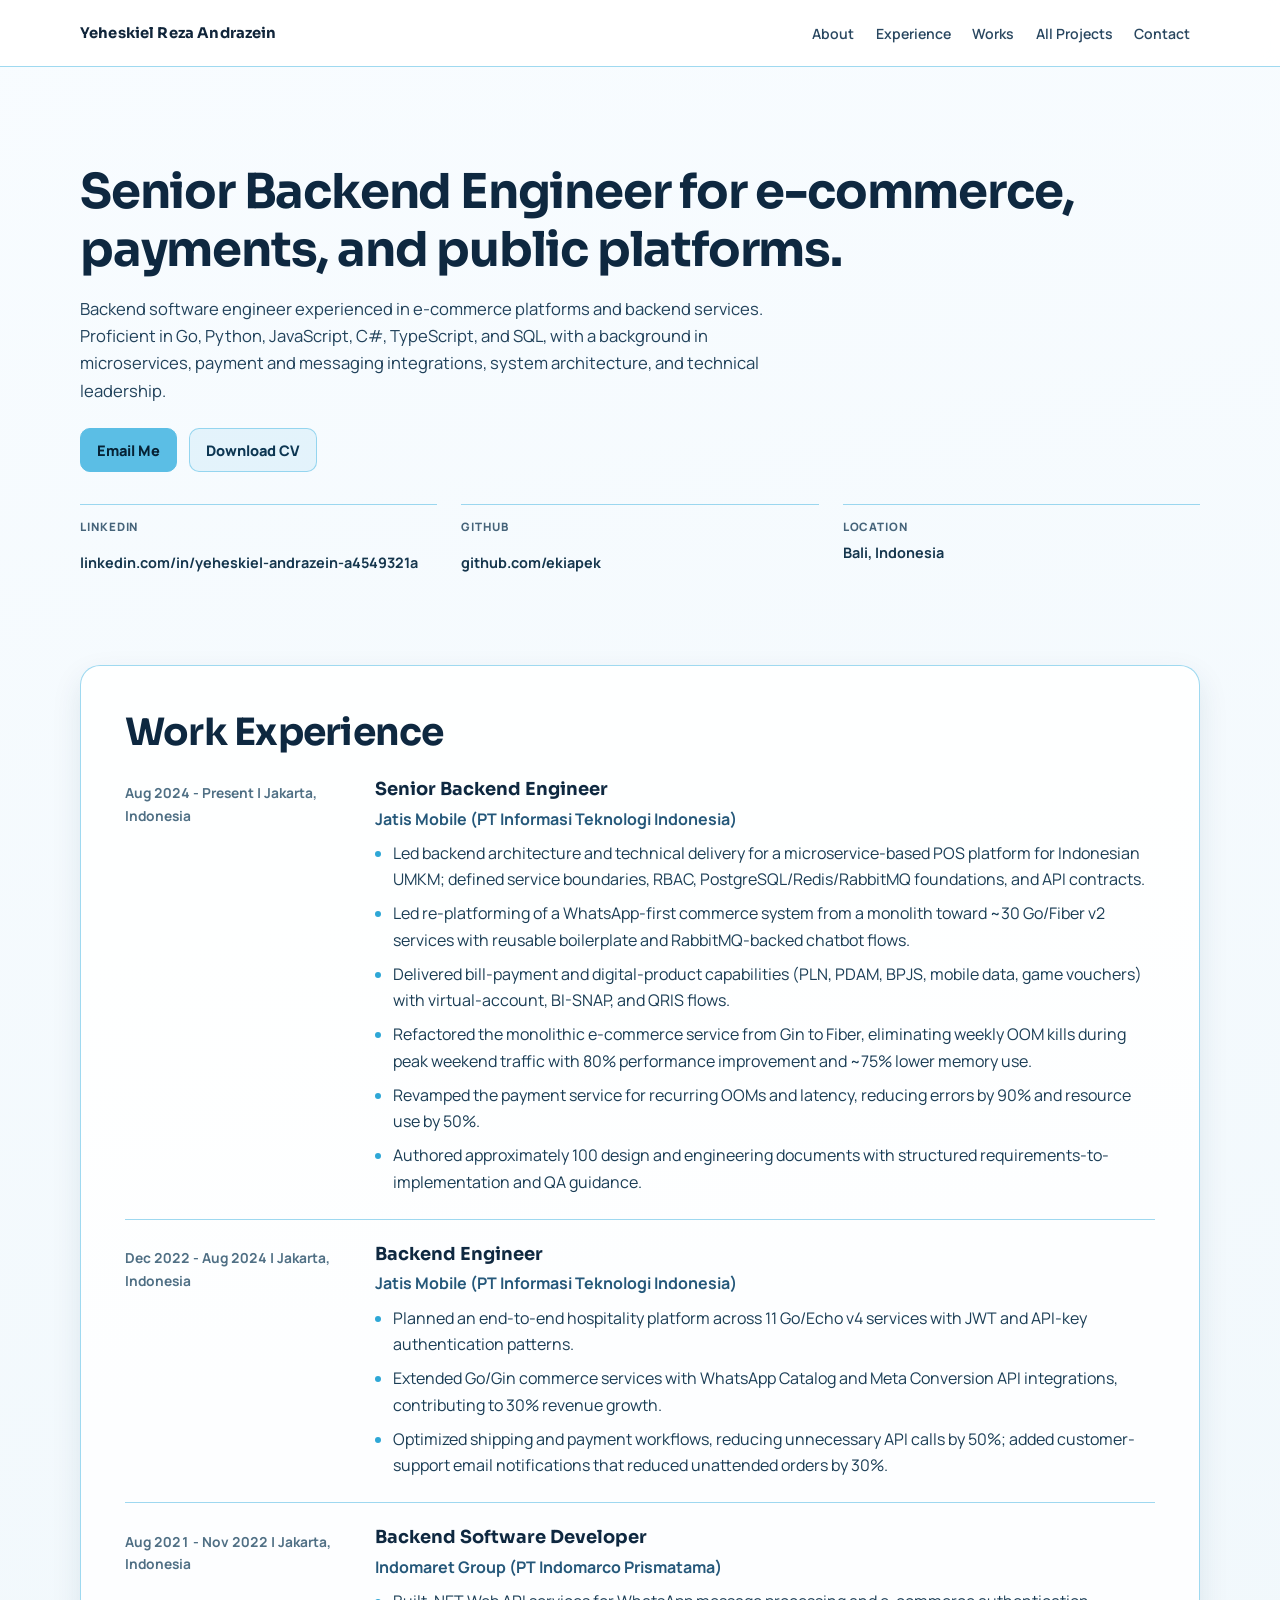
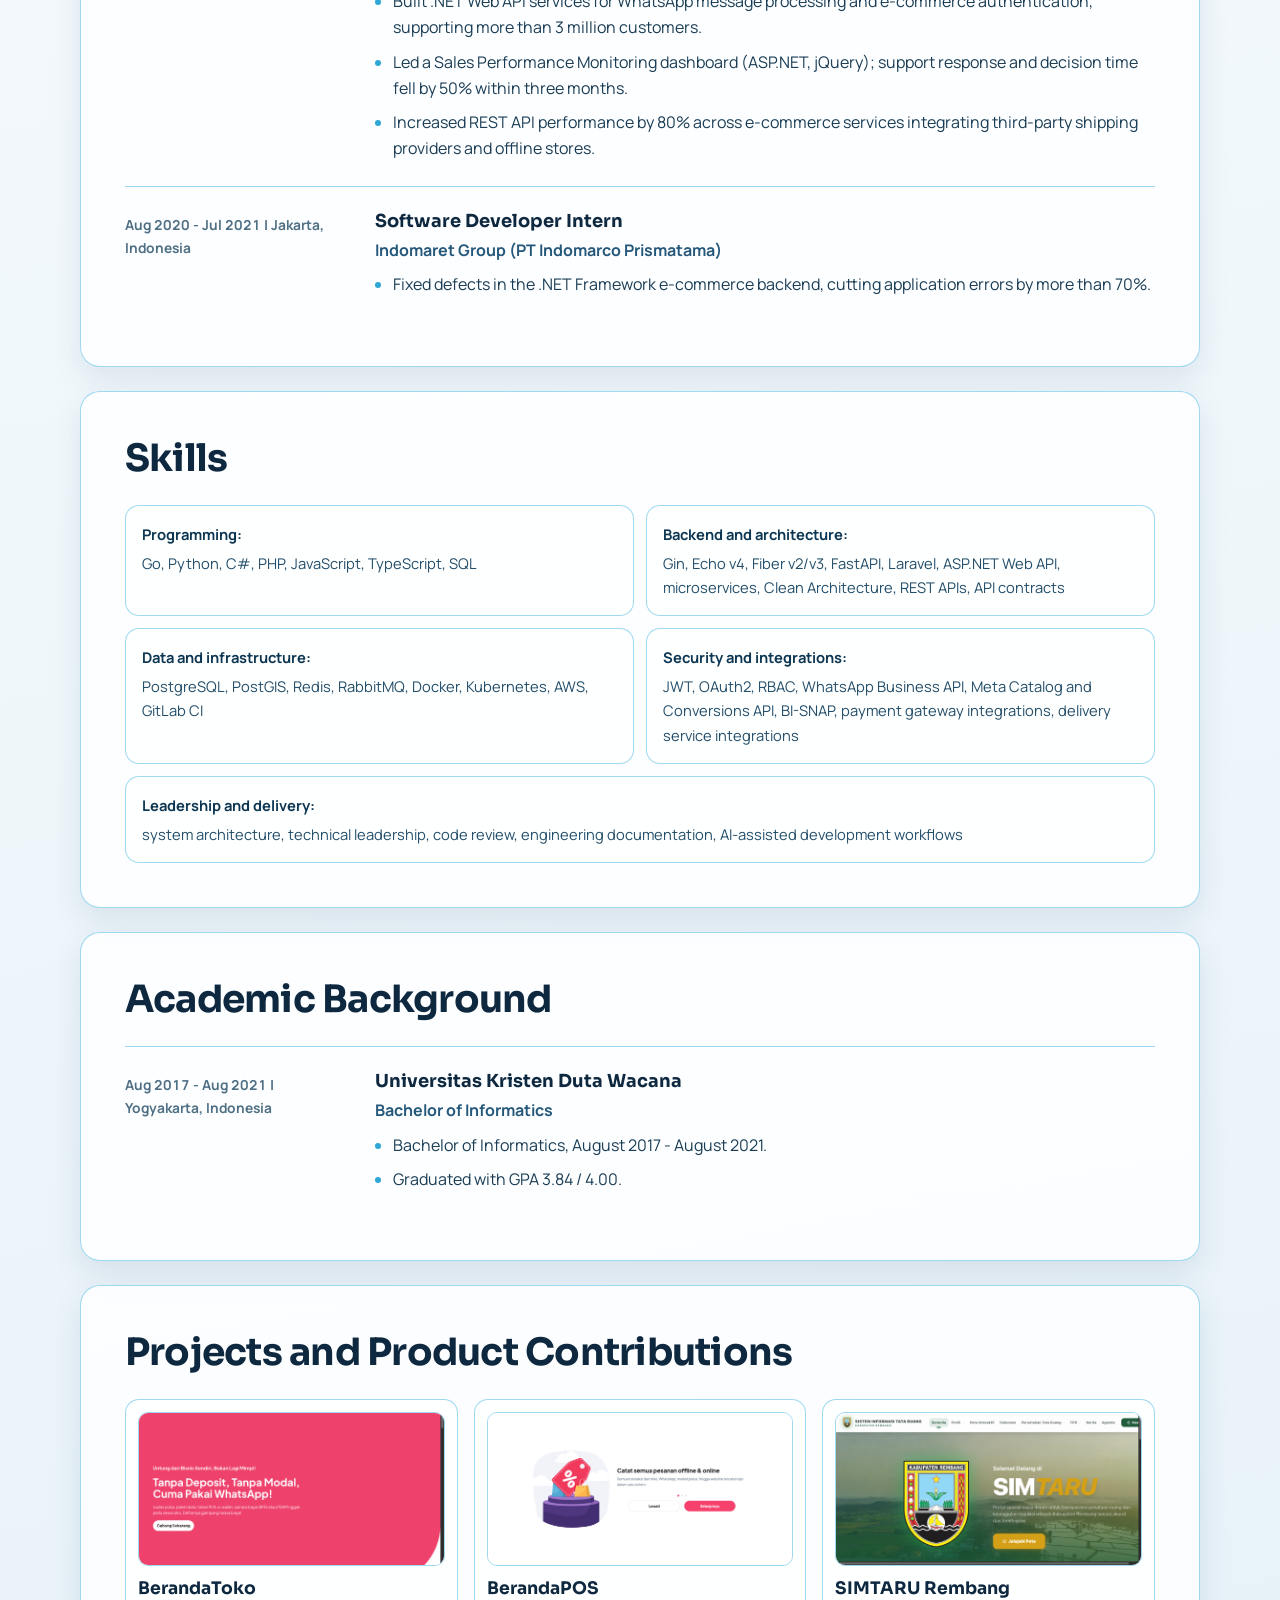
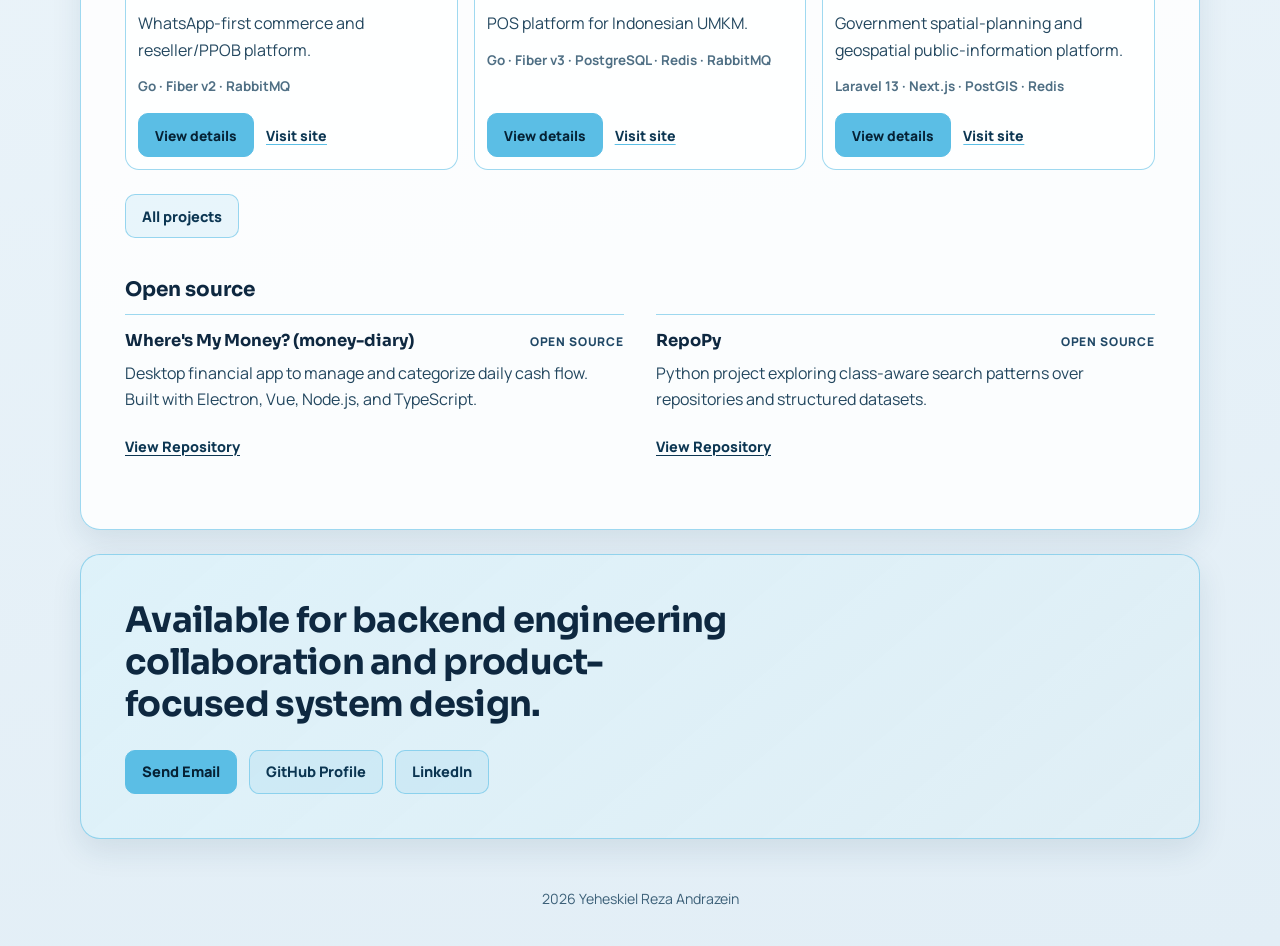
<file: index.html>
<!doctype html>
<html lang="en">
  <head>
    <meta charset="UTF-8" />
    <meta name="viewport" content="width=device-width, initial-scale=1.0" />
    <title>Yeheskiel Reza Andrazein | Backend Engineer</title>
    <meta
      name="description"
      content="Portfolio of Yeheskiel Reza Andrazein, a backend software developer focused on scalable e-commerce systems and reliable microservices."
    />
    <link rel="icon" type="image/svg+xml" href="./favicon.svg" />

    <link rel="preconnect" href="https://fonts.googleapis.com" />
    <link rel="preconnect" href="https://fonts.gstatic.com" crossorigin />
    <link
      href="https://fonts.googleapis.com/css2?family=Manrope:wght@400;500;700;800&amp;family=Sora:wght@500;700;800&amp;display=swap"
      rel="stylesheet"
    />
    <link rel="stylesheet" href="./styles.css" />
  </head>
  <body>
    <header class="site-header">
      <a href="#home" class="brand">Yeheskiel Reza Andrazein</a>
      <nav class="top-nav" aria-label="Main navigation">
        <a href="#about">About</a>
        <a href="#experience">Experience</a>
        <a href="#works">Works</a>
        <a href="./projects.html">All Projects</a>
        <a href="#contact">Contact</a>
      </nav>
    </header>

    <main id="home" class="page-wrap">
      <section class="hero">
        <h1>Senior Backend Engineer for e-commerce, payments, and public platforms.</h1>
        <p class="lead" id="about">
          Backend software engineer experienced in e-commerce platforms and backend services. Proficient in Go, Python,
          JavaScript, C#, TypeScript, and SQL, with a background in microservices, payment and messaging integrations,
          system architecture, and technical leadership.
        </p>
        <div class="cta-row">
          <a class="btn btn-primary" href="mailto:eki_yeheskiel@hotmail.co.id">Email Me</a>
          <a class="btn btn-secondary" href="./CV%20-%20Yeheskiel%20Reza%20Andrazein.pdf">Download CV</a>
        </div>
        <ul class="meta-list">
          <li><span>LinkedIn</span><a href="https://linkedin.com/in/yeheskiel-andrazein-a4549321a" target="_blank" rel="noreferrer">linkedin.com/in/yeheskiel-andrazein-a4549321a</a></li>
          <li><span>GitHub</span><a href="https://github.com/ekiapek" target="_blank" rel="noreferrer">github.com/ekiapek</a></li>
          <li><span>Location</span><p>Bali, Indonesia</p></li>
        </ul>
      </section>

      <section id="experience" class="section">
        <div class="section-head">
          <h2>Work Experience</h2>
        </div>

        <div class="timeline">
          <article class="timeline-item">
            <div class="timeline-top">
              <h3>Senior Backend Engineer</h3>
              <p>Jatis Mobile (PT Informasi Teknologi Indonesia)</p>
            </div>
            <p class="time">Aug 2024 - Present | Jakarta, Indonesia</p>
            <ul>
              <li>Led backend architecture and technical delivery for a microservice-based POS platform for Indonesian UMKM; defined service boundaries, RBAC, PostgreSQL/Redis/RabbitMQ foundations, and API contracts.</li>
              <li>Led re-platforming of a WhatsApp-first commerce system from a monolith toward ~30 Go/Fiber v2 services with reusable boilerplate and RabbitMQ-backed chatbot flows.</li>
              <li>Delivered bill-payment and digital-product capabilities (PLN, PDAM, BPJS, mobile data, game vouchers) with virtual-account, BI-SNAP, and QRIS flows.</li>
              <li>Refactored the monolithic e-commerce service from Gin to Fiber, eliminating weekly OOM kills during peak weekend traffic with 80% performance improvement and ~75% lower memory use.</li>
              <li>Revamped the payment service for recurring OOMs and latency, reducing errors by 90% and resource use by 50%.</li>
              <li>Authored approximately 100 design and engineering documents with structured requirements-to-implementation and QA guidance.</li>
            </ul>
          </article>

          <article class="timeline-item">
            <div class="timeline-top">
              <h3>Backend Engineer</h3>
              <p>Jatis Mobile (PT Informasi Teknologi Indonesia)</p>
            </div>
            <p class="time">Dec 2022 - Aug 2024 | Jakarta, Indonesia</p>
            <ul>
              <li>Planned an end-to-end hospitality platform across 11 Go/Echo v4 services with JWT and API-key authentication patterns.</li>
              <li>Extended Go/Gin commerce services with WhatsApp Catalog and Meta Conversion API integrations, contributing to 30% revenue growth.</li>
              <li>Optimized shipping and payment workflows, reducing unnecessary API calls by 50%; added customer-support email notifications that reduced unattended orders by 30%.</li>
            </ul>
          </article>

          <article class="timeline-item">
            <div class="timeline-top">
              <h3>Backend Software Developer</h3>
              <p>Indomaret Group (PT Indomarco Prismatama)</p>
            </div>
            <p class="time">Aug 2021 - Nov 2022 | Jakarta, Indonesia</p>
            <ul>
              <li>Built .NET Web API services for WhatsApp message processing and e-commerce authentication, supporting more than 3 million customers.</li>
              <li>Led a Sales Performance Monitoring dashboard (ASP.NET, jQuery); support response and decision time fell by 50% within three months.</li>
              <li>Increased REST API performance by 80% across e-commerce services integrating third-party shipping providers and offline stores.</li>
            </ul>
          </article>

          <article class="timeline-item">
            <div class="timeline-top">
              <h3>Software Developer Intern</h3>
              <p>Indomaret Group (PT Indomarco Prismatama)</p>
            </div>
            <p class="time">Aug 2020 - Jul 2021 | Jakarta, Indonesia</p>
            <ul>
              <li>Fixed defects in the .NET Framework e-commerce backend, cutting application errors by more than 70%.</li>
            </ul>
          </article>
        </div>
      </section>

      <section id="skills" class="section">
        <div class="section-head">
          <h2>Skills</h2>
        </div>

        <div class="chips-grid" role="list" aria-label="Skills list">
          <p role="listitem"><strong>Programming:</strong> Go, Python, C#, PHP, JavaScript, TypeScript, SQL</p>
          <p role="listitem"><strong>Backend and architecture:</strong> Gin, Echo v4, Fiber v2/v3, FastAPI, Laravel, ASP.NET Web API, microservices, Clean Architecture, REST APIs, API contracts</p>
          <p role="listitem"><strong>Data and infrastructure:</strong> PostgreSQL, PostGIS, Redis, RabbitMQ, Docker, Kubernetes, AWS, GitLab CI</p>
          <p role="listitem"><strong>Security and integrations:</strong> JWT, OAuth2, RBAC, WhatsApp Business API, Meta Catalog and Conversions API, BI-SNAP, payment gateway integrations, delivery service integrations</p>
          <p role="listitem"><strong>Leadership and delivery:</strong> system architecture, technical leadership, code review, engineering documentation, AI-assisted development workflows</p>
        </div>
      </section>

      <section id="education" class="section">
        <div class="section-head">
          <h2>Academic Background</h2>
        </div>

        <article class="timeline-item">
          <div class="timeline-top">
            <h3>Universitas Kristen Duta Wacana</h3>
            <p>Bachelor of Informatics</p>
          </div>
          <p class="time">Aug 2017 - Aug 2021 | Yogyakarta, Indonesia</p>
          <ul>
            <li>Bachelor of Informatics, August 2017 - August 2021.</li>
            <li>Graduated with GPA 3.84 / 4.00.</li>
          </ul>
        </article>
      </section>

      <section id="works" class="section">
        <div class="section-head">
          <h2>Projects and Product Contributions</h2>
        </div>

        <div class="project-grid" id="featured-projects">
          <article class="project-card">
            <img src="./assets/projects/berandatoko-home-hero.png" alt="BerandaToko public homepage hero describing WhatsApp-based reselling without deposits or capital" width="1280" height="633" loading="lazy" />
            <h3>BerandaToko</h3>
            <p class="tagline">WhatsApp-first commerce and reseller/PPOB platform.</p>
            <p class="meta">Go · Fiber v2 · RabbitMQ</p>
            <div class="project-links">
              <button type="button" class="btn btn-primary" data-project-id="berandatoko" aria-label="View details for BerandaToko">View details</button>
              <a href="https://berandatoko.com/" target="_blank" rel="noreferrer">Visit site</a>
            </div>
          </article>
          <article class="project-card">
            <img src="./assets/projects/berandapos-public-onboarding.png" alt="BerandaPOS public onboarding screen for recording offline and online orders in one system" width="1280" height="633" loading="lazy" />
            <h3>BerandaPOS</h3>
            <p class="tagline">POS platform for Indonesian UMKM.</p>
            <p class="meta">Go · Fiber v3 · PostgreSQL · Redis · RabbitMQ</p>
            <div class="project-links">
              <button type="button" class="btn btn-primary" data-project-id="berandapos" aria-label="View details for BerandaPOS">View details</button>
              <a href="https://pos.berandatoko.com/" target="_blank" rel="noreferrer">Visit site</a>
            </div>
          </article>
          <article class="project-card">
            <img src="./assets/projects/simtaru-rembang-public.png" alt="SIMTARU Rembang public homepage hero welcoming visitors to the spatial information portal" width="1280" height="633" loading="lazy" />
            <h3>SIMTARU Rembang</h3>
            <p class="tagline">Government spatial-planning and geospatial public-information platform.</p>
            <p class="meta">Laravel 13 · Next.js · PostGIS · Redis</p>
            <div class="project-links">
              <button type="button" class="btn btn-primary" data-project-id="simtaru-rembang" aria-label="View details for SIMTARU Rembang">View details</button>
              <a href="https://simtaru.rembangkab.go.id/" target="_blank" rel="noreferrer">Visit site</a>
            </div>
          </article>
        </div>
        <div class="all-projects-row">
          <a class="btn btn-secondary" href="./projects.html">All projects</a>
        </div>
        <h3 class="section-subtitle">Open source</h3>
        <div class="works-grid">
          <article class="work-card">
            <div class="work-head">
              <h3>Where's My Money? (money-diary)</h3>
              <span>Open Source</span>
            </div>
            <p>
              Desktop financial app to manage and categorize daily cash flow. Built with Electron, Vue, Node.js, and TypeScript.
            </p>
            <a href="https://github.com/ekiapek/money-diary" target="_blank" rel="noreferrer">View Repository</a>
          </article>

          <article class="work-card">
            <div class="work-head">
              <h3>RepoPy</h3>
              <span>Open Source</span>
            </div>
            <p>
              Python project exploring class-aware search patterns over repositories and structured datasets.
            </p>
            <a href="https://github.com/ekiapek/repopy" target="_blank" rel="noreferrer">View Repository</a>
          </article>
        </div>
      </section>

      <section id="contact" class="section contact">
        <h2>Available for backend engineering collaboration and product-focused system design.</h2>
        <div class="cta-row">
          <a class="btn btn-primary" href="mailto:eki_yeheskiel@hotmail.co.id">Send Email</a>
          <a class="btn btn-secondary" href="https://github.com/ekiapek" target="_blank" rel="noreferrer">GitHub Profile</a>
          <a class="btn btn-secondary" href="https://linkedin.com/in/yeheskiel-andrazein-a4549321a" target="_blank" rel="noreferrer">LinkedIn</a>
        </div>
      </section>
    </main>

    <footer class="site-footer">
      <p><span id="year"></span> Yeheskiel Reza Andrazein</p>
    </footer>

    <script src="./projects-data.js"></script>
    <script src="./project-modal.js"></script>
    <script src="./script.js"></script>
  </body>
</html>
</file>
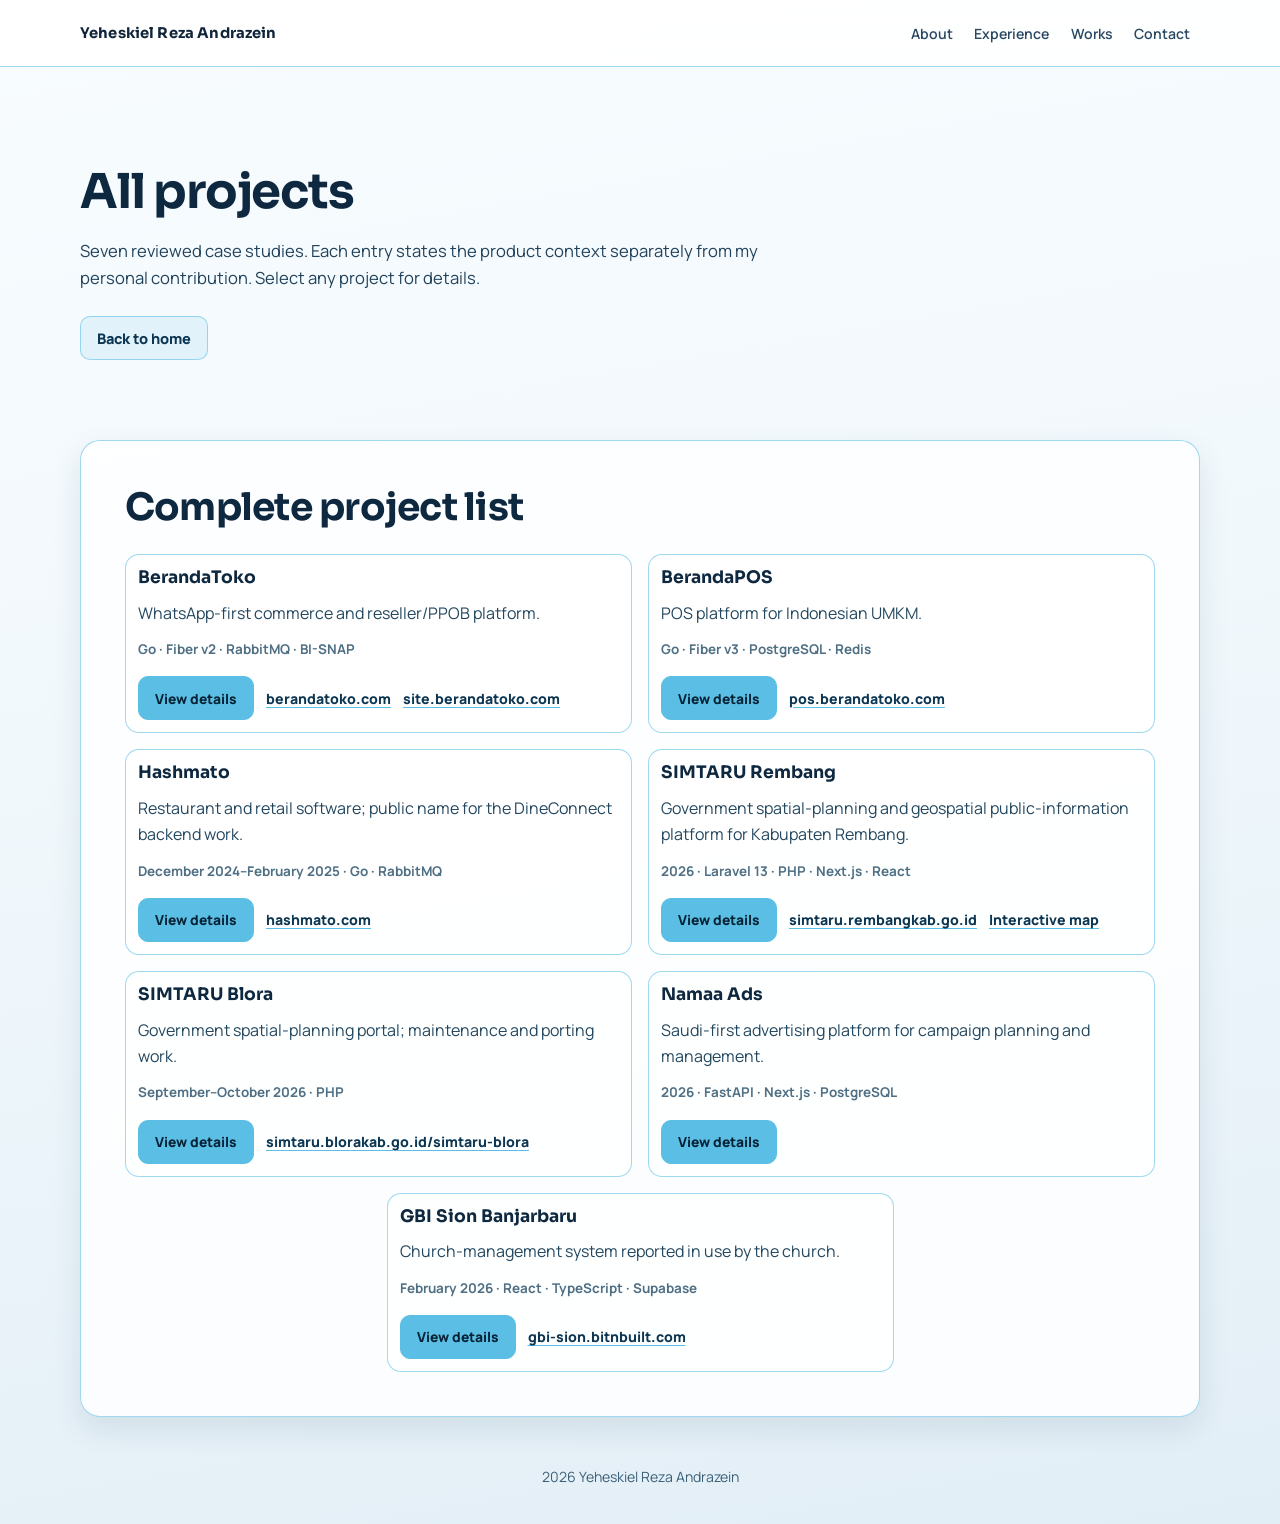
<file: projects.html>
<!doctype html>
<html lang="en">
  <head>
    <meta charset="UTF-8" />
    <meta name="viewport" content="width=device-width, initial-scale=1.0" />
    <title>All Projects | Yeheskiel Reza Andrazein</title>
    <meta
      name="description"
      content="Complete list of reviewed case studies by Yeheskiel Reza Andrazein: BerandaToko, BerandaPOS, Hashmato, SIMTARU Rembang, SIMTARU Blora, Namaa Ads, and GBI Sion Banjarbaru."
    />
    <link rel="icon" type="image/svg+xml" href="./favicon.svg" />
    <link rel="preconnect" href="https://fonts.googleapis.com" />
    <link rel="preconnect" href="https://fonts.gstatic.com" crossorigin />
    <link
      href="https://fonts.googleapis.com/css2?family=Manrope:wght@400;500;700;800&amp;family=Sora:wght@500;700;800&amp;display=swap"
      rel="stylesheet"
    />
    <link rel="stylesheet" href="./styles.css" />
  </head>
  <body>
    <header class="site-header">
      <a href="./index.html#home" class="brand">Yeheskiel Reza Andrazein</a>
      <nav class="top-nav" aria-label="Main navigation">
        <a href="./index.html#about">About</a>
        <a href="./index.html#experience">Experience</a>
        <a href="./index.html#works">Works</a>
        <a href="./index.html#contact">Contact</a>
      </nav>
    </header>

    <main class="page-wrap">
      <section class="hero">
        <h1>All projects</h1>
        <p class="lead">
          Seven reviewed case studies. Each entry states the product context separately from my
          personal contribution. Select any project for details.
        </p>
        <div class="cta-row">
          <a class="btn btn-secondary" href="./index.html#works">Back to home</a>
        </div>
      </section>

      <section class="section" aria-label="Complete project list">
        <div class="section-head">
          <h2>Complete project list</h2>
        </div>
        <div class="project-grid" id="all-projects"></div>
        <noscript>
          <ul>
            <li><a href="https://berandatoko.com/">BerandaToko</a></li>
            <li><a href="https://pos.berandatoko.com/">BerandaPOS</a></li>
            <li><a href="https://hashmato.com/">Hashmato</a></li>
            <li><a href="https://simtaru.rembangkab.go.id/">SIMTARU Rembang</a></li>
            <li><a href="https://simtaru.blorakab.go.id/simtaru-blora">SIMTARU Blora</a></li>
            <li>Namaa Ads (public URL TBA)</li>
            <li><a href="https://gbi-sion.bitnbuilt.com/">GBI Sion Banjarbaru</a></li>
          </ul>
        </noscript>
      </section>
    </main>

    <footer class="site-footer">
      <p><span id="year"></span> Yeheskiel Reza Andrazein</p>
    </footer>

    <script src="./projects-data.js"></script>
    <script src="./project-modal.js"></script>
    <script src="./script.js"></script>
    <script>
      document.addEventListener("DOMContentLoaded", function () {
        var root = document.getElementById("all-projects");
        (window.PROJECTS || []).forEach(function (p) {
          var card = document.createElement("article");
          card.className = "project-card";
          var links = (p.urls || [])
            .map(function (u) {
              return '<a href="' + u.href + '" target="_blank" rel="noreferrer">' + u.label + "</a>";
            })
            .join(" ");
          card.innerHTML =
            "<h3>" + p.name + "</h3>" +
            '<p class="tagline">' + p.tagline + "</p>" +
            '<p class="meta">' + (p.period ? p.period + " · " : "") + p.stack.slice(0, 4).join(" · ") + "</p>" +
            '<div class="project-links"><button type="button" class="btn btn-primary" data-project-id="' + p.id +
            '" aria-label="View details for ' + p.name + '">View details</button> ' + links + "</div>";
          root.appendChild(card);
        });
        window.ProjectModal.bind(document);
      });
    </script>
  </body>
</html>
</file>
<file: styles.css>
:root {
  --bg: #f1f8fc;
  --bg-soft: #e5f2f9;
  --surface: rgba(255, 255, 255, 0.84);
  --surface-strong: #ffffff;
  --ink: #10253a;
  --ink-soft: #294760;
  --line: #5bbee5;
  --line-soft: rgba(91, 190, 229, 0.58);
  --accent: #5bbee5;
  --accent-dark: #2ea7d6;
  --accent-deep: #0c3652;
  --accent-soft: #d7f0fb;
  --radius-lg: 20px;
  --radius-md: 14px;
  --radius-sm: 10px;
  --shadow: 0 12px 30px rgba(19, 60, 90, 0.1);
  --max: 1120px;
  --space-1: 0.25rem;
  --space-2: 0.5rem;
  --space-3: 0.75rem;
  --space-4: 1rem;
  --space-6: 1.5rem;
  --space-8: 2rem;
  --space-10: 2.5rem;
  --space-12: 3rem;
}

* {
  box-sizing: border-box;
}

html {
  scroll-behavior: smooth;
  scrollbar-color: var(--accent-dark) var(--bg-soft);
}

body {
  min-height: 100dvh;
  margin: 0;
  color: var(--ink);
  font-family: "Manrope", "Segoe UI", sans-serif;
  line-height: 1.65;
  background: linear-gradient(170deg, #f8fcff 0%, var(--bg) 44%, #e2eef6 100%);
}

::selection {
  color: var(--accent-deep);
  background: var(--accent);
}

.page-wrap,
.site-footer {
  width: min(var(--max), calc(100% - 2.5rem));
  margin-inline: auto;
}

.site-header {
  position: sticky;
  z-index: 10;
  top: 0;
  display: flex;
  width: 100%;
  align-items: center;
  justify-content: space-between;
  gap: var(--space-6);
  margin: 0;
  padding: 0.7rem max(calc((100% - var(--max)) / 2), 1.25rem);
  border-bottom: 1px solid var(--line-soft);
  background: rgba(255, 255, 255, 0.9);
  backdrop-filter: blur(12px);
}

.brand {
  flex-shrink: 0;
  color: var(--ink);
  font-family: "Sora", sans-serif;
  font-size: 0.92rem;
  font-weight: 700;
  letter-spacing: 0.01em;
  text-decoration: none;
}

.top-nav {
  display: flex;
  align-items: center;
  justify-content: flex-end;
  gap: 0.15rem;
}

.top-nav a {
  position: relative;
  display: inline-flex;
  min-height: 44px;
  align-items: center;
  padding: 0.45rem 0.6rem;
  color: var(--ink-soft);
  font-size: 0.88rem;
  font-weight: 600;
  text-decoration: none;
  transition: color 160ms ease;
}

.top-nav a::after {
  position: absolute;
  right: 0.6rem;
  bottom: 0.4rem;
  left: 0.6rem;
  height: 1px;
  background: var(--accent-dark);
  content: "";
  transform: scaleX(0);
  transform-origin: left;
  transition: transform 160ms ease;
}

.top-nav a:hover,
.top-nav a:focus-visible {
  color: var(--accent-deep);
}

.top-nav a:hover::after,
.top-nav a:focus-visible::after {
  transform: scaleX(1);
}

.page-wrap {
  display: grid;
  gap: var(--space-6);
  margin-top: var(--space-6);
  margin-bottom: 4.5rem;
}

.hero,
.section {
  min-width: 0;
  border: 1px solid var(--line-soft);
  border-radius: var(--radius-lg);
  background: var(--surface);
  box-shadow: var(--shadow);
}

.hero {
  padding: clamp(2.75rem, 6vw, 4.5rem) 0 clamp(2.5rem, 5vw, 3.5rem);
  border: 0;
  border-radius: 0;
  background: transparent;
  box-shadow: none;
}

h1,
h2,
h3 {
  margin: 0;
  color: #0e2840;
  font-family: "Sora", sans-serif;
  line-height: 1.2;
  text-wrap: balance;
}

h1 {
  max-width: 42ch;
  font-size: clamp(2rem, 3.8vw, 3rem);
  letter-spacing: -0.025em;
}

.lead {
  max-width: 70ch;
  margin: var(--space-4) 0 0;
  color: #21425b;
  font-size: clamp(1.03rem, 1.3vw, 1.16rem);
}

.cta-row {
  display: flex;
  flex-wrap: wrap;
  gap: var(--space-3);
  margin-top: var(--space-6);
}

.btn {
  display: inline-flex;
  min-height: 44px;
  align-items: center;
  justify-content: center;
  padding: 0.68rem 1rem;
  border: 1px solid var(--line);
  border-radius: var(--radius-sm);
  font: inherit;
  font-size: 0.91rem;
  font-weight: 800;
  line-height: 1.25;
  text-align: center;
  text-decoration: none;
  cursor: pointer;
  transition: color 160ms ease, background-color 160ms ease, border-color 160ms ease, transform 160ms ease;
}

.btn:hover {
  transform: translateY(-1px);
}

.btn-primary {
  border-color: var(--accent);
  color: #062235;
  background: var(--accent);
}

.btn-primary:hover {
  border-color: var(--accent-dark);
  background: var(--accent-dark);
}

.btn-secondary {
  border-color: var(--line-soft);
  color: var(--accent-deep);
  background: rgba(91, 190, 229, 0.12);
}

.btn-secondary:hover {
  border-color: var(--accent-dark);
  background: rgba(91, 190, 229, 0.2);
}

.meta-list {
  display: grid;
  grid-template-columns: repeat(3, minmax(0, 1fr));
  gap: var(--space-6);
  margin: var(--space-8) 0 0;
  padding: 0;
  list-style: none;
}

.meta-list li {
  min-width: 0;
  margin: 0;
  padding-top: var(--space-3);
  border-top: 1px solid var(--line-soft);
}

.meta-list span {
  display: block;
  color: #46647a;
  font-size: 0.72rem;
  font-weight: 800;
  letter-spacing: 0.08em;
  text-transform: uppercase;
}

.meta-list a,
.meta-list p {
  margin: 0.3rem 0 0;
  color: #15364d;
  font-size: 0.9rem;
  font-weight: 700;
  overflow-wrap: anywhere;
  text-decoration: none;
}

.meta-list a {
  display: inline-flex;
  min-height: 44px;
  align-items: center;
}

.meta-list a:hover {
  color: var(--accent-dark);
  text-decoration: underline;
  text-underline-offset: 0.2em;
}

.section {
  padding: clamp(1.5rem, 4vw, 2.75rem);
  scroll-margin-top: 6rem;
}

.section-head {
  margin-bottom: var(--space-6);
}

.section-head h2 {
  max-width: 42ch;
  font-size: clamp(1.65rem, 3vw, 2.35rem);
  letter-spacing: -0.02em;
}

.timeline {
  display: grid;
}

.timeline-item {
  display: grid;
  grid-template-columns: minmax(9rem, 0.28fr) minmax(0, 1fr);
  grid-template-areas:
    "time heading"
    ". details";
  column-gap: var(--space-8);
  row-gap: var(--space-2);
  min-width: 0;
  padding: var(--space-6) 0;
  border-top: 1px solid var(--line-soft);
}

.timeline .timeline-item:first-child {
  padding-top: 0;
  border-top: 0;
}

.timeline-top {
  grid-area: heading;
  min-width: 0;
}

.timeline-top h3 {
  font-size: 1.12rem;
}

.timeline-top p {
  margin: 0.3rem 0 0;
  color: #25587a;
  font-weight: 700;
}

.time {
  grid-area: time;
  margin: 0.2rem 0 0;
  color: #4f6f84;
  font-size: 0.86rem;
  font-variant-numeric: tabular-nums;
  font-weight: 700;
}

.timeline-item > ul {
  grid-area: details;
  margin: 0;
  padding-left: 1.1rem;
  color: #1a3d55;
}

.timeline-item li + li {
  margin-top: 0.48rem;
}

.timeline-item li::marker {
  color: var(--accent-dark);
}

.chips-grid {
  display: grid;
  grid-template-columns: repeat(2, minmax(0, 1fr));
  gap: var(--space-3);
}

.chips-grid p {
  min-width: 0;
  margin: 0;
  padding: var(--space-4);
  border: 1px solid var(--line-soft);
  border-radius: var(--radius-md);
  color: #234e6a;
  background: rgba(255, 255, 255, 0.66);
  font-size: 0.92rem;
}

.chips-grid strong {
  display: block;
  margin-bottom: 0.28rem;
  color: var(--accent-deep);
}

.chips-grid p:last-child {
  grid-column: 1 / -1;
}

.project-grid {
  display: grid;
  grid-template-columns: repeat(2, minmax(0, 1fr));
  gap: var(--space-4);
}

#featured-projects {
  grid-template-columns: repeat(3, minmax(0, 1fr));
}

#all-projects .project-card:last-child:nth-child(odd) {
  grid-column: 1 / -1;
  justify-self: center;
  width: calc(50% - var(--space-2));
}

.project-card {
  display: flex;
  min-width: 0;
  flex-direction: column;
  gap: var(--space-3);
  padding: var(--space-3);
  border: 1px solid var(--line-soft);
  border-radius: var(--radius-md);
  background: rgba(255, 255, 255, 0.72);
}

.project-card img {
  display: block;
  width: 100%;
  height: auto;
  aspect-ratio: 2 / 1;
  border: 1px solid var(--line-soft);
  border-radius: var(--radius-sm);
  object-fit: cover;
}

.project-card h3 {
  font-size: 1.08rem;
}

.project-card .tagline,
.project-card .meta {
  margin: 0;
}

.project-card .tagline {
  color: #23475f;
}

.project-card .meta {
  color: #4f6f84;
  font-size: 0.84rem;
  font-weight: 700;
}

.project-links {
  display: flex;
  flex-wrap: wrap;
  align-items: center;
  gap: var(--space-2) var(--space-3);
  margin-top: auto;
  padding-top: var(--space-1);
}

.project-links .btn {
  font-size: 0.86rem;
}

.project-links > a {
  display: inline-flex;
  min-height: 44px;
  align-items: center;
  color: var(--accent-deep);
  font-size: 0.88rem;
  font-weight: 800;
  overflow-wrap: anywhere;
  text-decoration: underline;
  text-decoration-color: var(--line);
  text-underline-offset: 0.2em;
}

.project-links > a:hover,
.work-card a:hover {
  color: var(--accent-dark);
}

.all-projects-row {
  margin-top: var(--space-6);
}

.section-subtitle {
  margin-top: var(--space-10);
  margin-bottom: var(--space-3);
  font-size: 1.25rem;
}

.works-grid {
  display: grid;
  grid-template-columns: repeat(2, minmax(0, 1fr));
  column-gap: var(--space-8);
}

.work-card {
  min-width: 0;
  padding: var(--space-4) 0;
  border-top: 1px solid var(--line-soft);
}

.work-head {
  display: flex;
  align-items: baseline;
  justify-content: space-between;
  gap: var(--space-3);
}

.work-head h3 {
  font-size: 1.03rem;
  overflow-wrap: anywhere;
}

.work-head span {
  flex-shrink: 0;
  color: #204866;
  font-size: 0.75rem;
  font-weight: 800;
  letter-spacing: 0.07em;
  text-transform: uppercase;
}

.work-card p {
  margin: var(--space-2) 0 var(--space-3);
  color: #23475f;
}

.work-card a {
  display: inline-flex;
  min-height: 44px;
  align-items: center;
  color: var(--accent-deep);
  font-size: 0.9rem;
  font-weight: 800;
  text-underline-offset: 0.2em;
}

.contact {
  background: linear-gradient(140deg, rgba(91, 190, 229, 0.2), rgba(32, 137, 186, 0.14)), #fff;
}

.contact h2 {
  max-width: 30ch;
  font-size: clamp(1.55rem, 3vw, 2.2rem);
  letter-spacing: -0.02em;
}

.site-footer {
  margin-top: -1.5rem;
  margin-bottom: 2.25rem;
  color: #3c6078;
  font-size: 0.88rem;
  text-align: center;
}

.site-footer p {
  margin: 0;
}

dialog#project-modal {
  width: min(720px, calc(100% - 2rem));
  padding: 0;
  border: 1px solid var(--line-soft);
  border-radius: var(--radius-lg);
  color: var(--ink);
  background: var(--surface-strong);
  box-shadow: var(--shadow);
  overflow: hidden;
}

dialog#project-modal::backdrop {
  background: rgba(12, 54, 82, 0.55);
}

.modal-inner {
  max-height: min(86vh, 900px);
  overflow-y: auto;
  padding: clamp(1.25rem, 4vw, 2rem);
}

.modal-head {
  display: flex;
  align-items: flex-start;
  justify-content: space-between;
  gap: var(--space-4);
}

.modal-head h2 {
  font-size: clamp(1.35rem, 3vw, 1.9rem);
}

.modal-close {
  flex-shrink: 0;
  min-height: 44px;
  padding: 0.55rem 0.9rem;
  border: 1px solid var(--line-soft);
  border-radius: var(--radius-sm);
  color: var(--accent-deep);
  background: var(--accent-soft);
  font: inherit;
  font-size: 0.9rem;
  font-weight: 800;
  cursor: pointer;
}

.modal-inner img {
  display: block;
  width: 100%;
  height: auto;
  aspect-ratio: 2 / 1;
  margin-top: var(--space-4);
  border: 1px solid var(--line-soft);
  border-radius: var(--radius-md);
  object-fit: cover;
}

.modal-inner h3 {
  margin-top: var(--space-6);
  font-size: 1rem;
}

.modal-inner p {
  margin: var(--space-3) 0 0;
}

.modal-inner ul {
  margin: var(--space-2) 0 0;
  padding-left: 1.15rem;
  color: #1a3d55;
}

.modal-inner li + li {
  margin-top: var(--space-2);
}

.modal-inner .stack-row {
  display: flex;
  flex-wrap: wrap;
  gap: var(--space-2);
  margin-top: var(--space-3);
}

.modal-inner .stack-row span {
  padding: 0.32rem 0.6rem;
  border: 1px solid var(--line-soft);
  border-radius: var(--radius-sm);
  color: #234e6a;
  background: var(--surface-strong);
  font-size: 0.82rem;
  font-weight: 700;
}

.modal-note {
  color: #4f6f84;
  font-size: 0.87rem;
}

:focus-visible {
  outline: 3px solid var(--accent-dark);
  outline-offset: 3px;
}

@media (max-width: 960px) {
  #featured-projects {
    grid-template-columns: repeat(2, minmax(0, 1fr));
  }
}

@media (min-width: 621px) and (max-width: 960px) {
  #featured-projects .project-card:last-child {
    grid-column: 1 / -1;
    justify-self: center;
    width: calc(50% - var(--space-2));
  }
}

@media (max-width: 760px) {
  .site-header {
    position: static;
    align-items: flex-start;
    flex-direction: column;
    gap: 0.35rem;
    padding-block: 0.75rem;
  }

  .top-nav {
    justify-content: flex-start;
    flex-wrap: wrap;
    gap: 0.15rem;
  }

  .top-nav a {
    padding: 0.35rem 0.55rem;
    font-size: 0.82rem;
  }

  .timeline-item {
    grid-template-columns: minmax(0, 1fr);
    grid-template-areas:
      "heading"
      "time"
      "details";
    row-gap: var(--space-2);
  }

  .timeline .timeline-item:first-child {
    padding-top: var(--space-4);
    border-top: 1px solid var(--line-soft);
  }
}

@media (max-width: 620px) {
  .page-wrap,
  .site-footer {
    width: min(var(--max), calc(100% - 1.5rem));
  }

  .site-header {
    padding-inline: 0.75rem;
  }

  .top-nav {
    display: grid;
    grid-template-columns: repeat(3, max-content);
    gap: 0 var(--space-1);
  }

  .page-wrap {
    gap: var(--space-4);
    margin-top: var(--space-4);
    margin-bottom: var(--space-12);
  }

  .hero {
    padding-block: 2rem 1.75rem;
  }

  h1 {
    font-size: clamp(1.9rem, 8vw, 2.35rem);
  }

  .section {
    padding: 1.45rem 1.15rem;
  }

  .section-head {
    margin-bottom: var(--space-4);
  }

  .meta-list {
    grid-template-columns: 1fr;
    gap: var(--space-3);
    margin-top: var(--space-6);
  }

  .meta-list li {
    padding-top: var(--space-2);
  }

  .chips-grid,
  .project-grid,
  #featured-projects,
  .works-grid {
    grid-template-columns: 1fr;
  }

  .chips-grid p:last-child {
    grid-column: auto;
  }

  #all-projects .project-card:last-child:nth-child(odd) {
    grid-column: auto;
    justify-self: stretch;
    width: auto;
  }

  .section-subtitle {
    margin-top: var(--space-8);
  }

  .site-footer {
    margin-top: -1rem;
  }
}

@media (prefers-reduced-motion: reduce) {
  html {
    scroll-behavior: auto;
  }

  *,
  *::before,
  *::after {
    scroll-behavior: auto !important;
    transition-duration: 0.01ms !important;
  }
}
</file>
